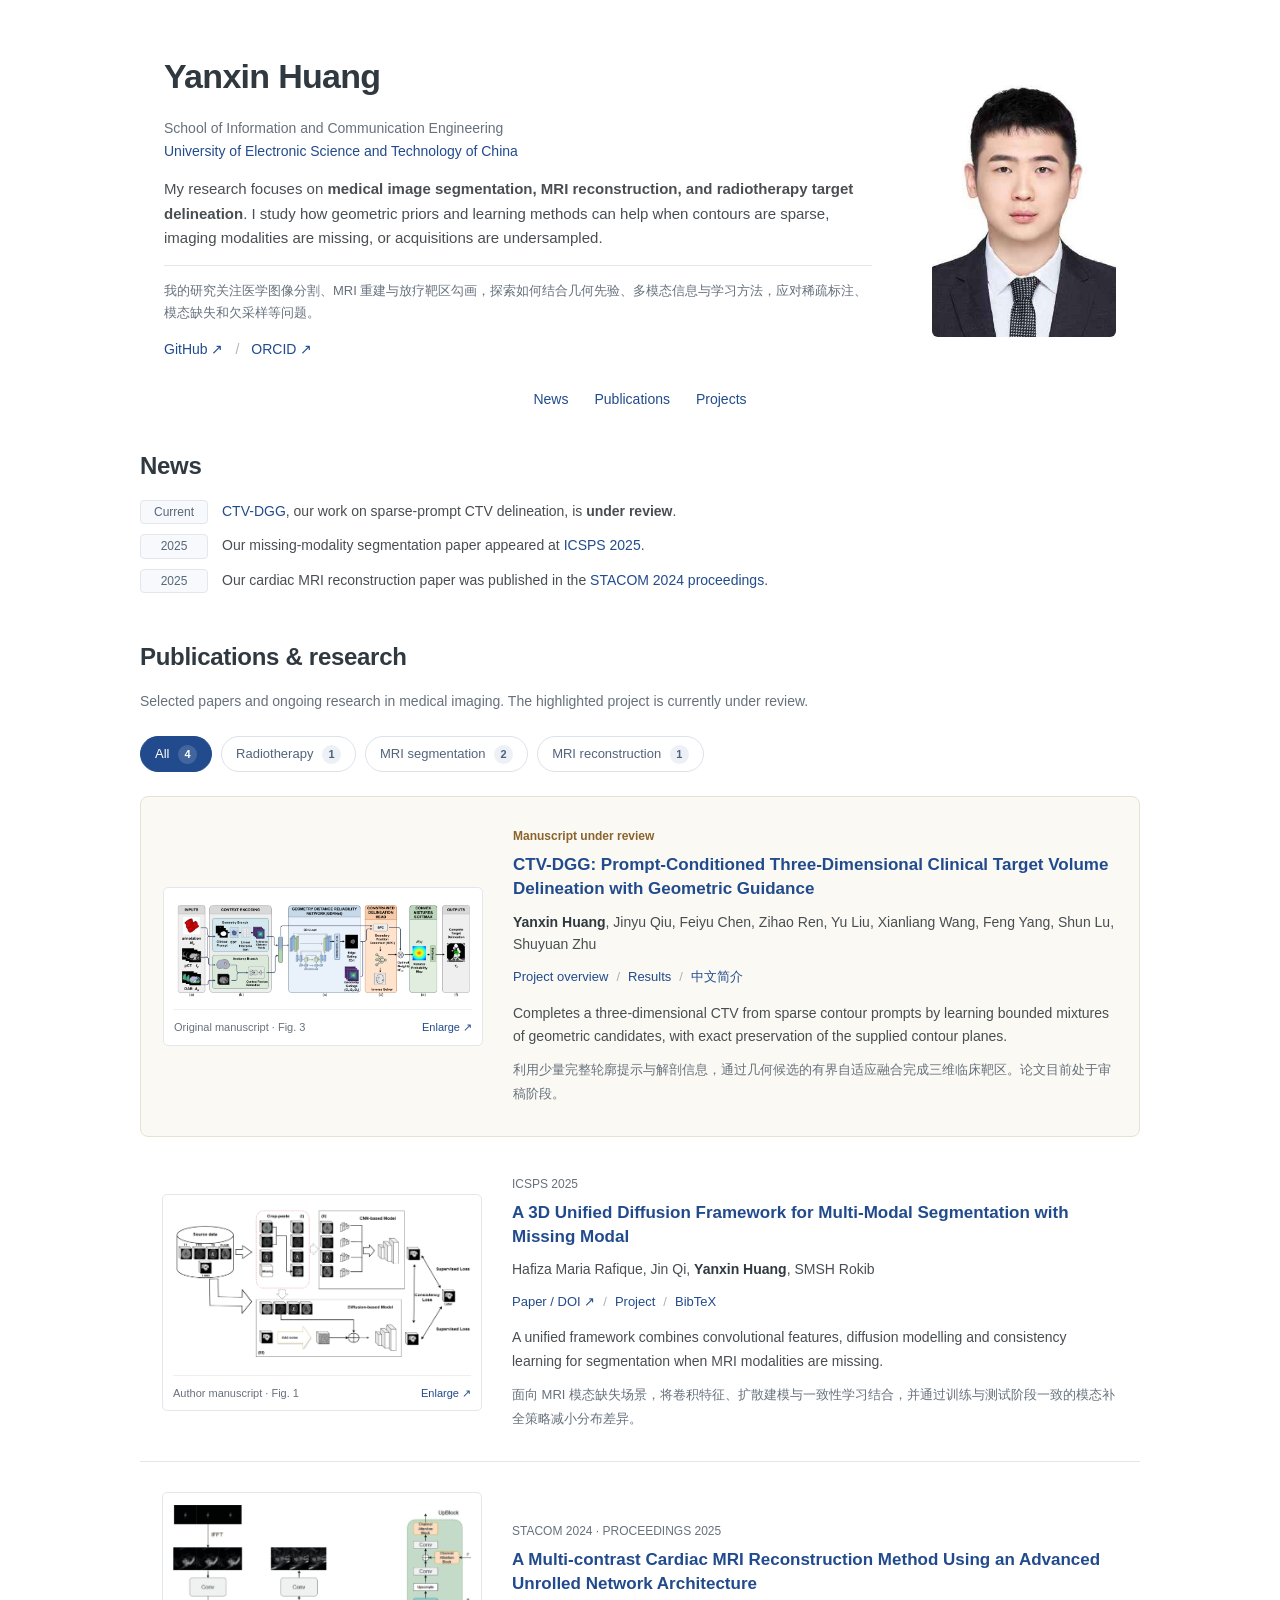
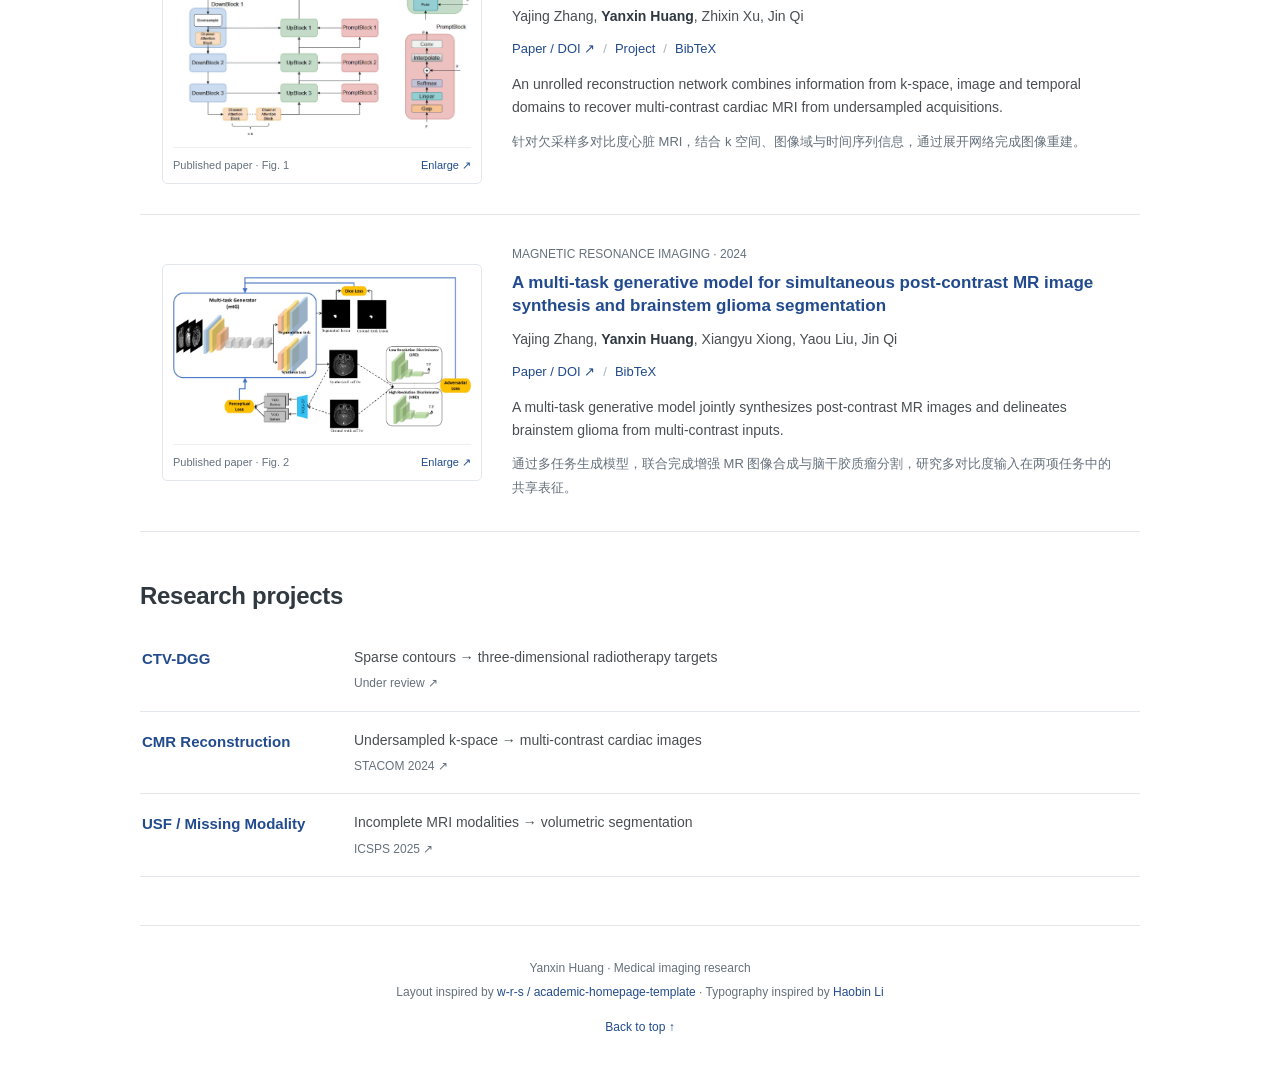
<file: index.html>
<!DOCTYPE html>

<html lang="en">
<head><meta charset="utf-8"/><meta content="width=device-width,initial-scale=1" name="viewport"/><title>Yanxin Huang — Medical Imaging Research</title><meta content="Yanxin Huang researches medical image segmentation, MRI reconstruction and sparse-prompt radiotherapy target delineation at UESTC." name="description"/><link href="https://huangyanxin-china.github.io/" rel="canonical"/><meta content="Yanxin Huang | Medical Imaging Research" property="og:title"/><meta content="website" property="og:type"/><meta content="https://huangyanxin-china.github.io/" property="og:url"/><link href="styles.css?v=20260912-projects" rel="stylesheet"/><link href="data:," rel="icon"/></head>
<body>
<a class="skip" href="#main">Skip to content</a>
<nav aria-label="Section navigation" class="section-nav"><a aria-current="location" href="#about">About</a><a href="#news">News</a><a href="#publications">Publications</a><a href="#projects">Projects</a></nav>
<main class="homepage" id="main">
<section aria-labelledby="profile-name" class="about page-section" id="about">
<div class="about-copy"><h1 id="profile-name">Yanxin Huang</h1>
<p class="affiliation">School of Information and Communication Engineering<br/><span class="institution">University of Electronic Science and Technology of China</span></p>
<p>My research focuses on <strong>medical image segmentation, MRI reconstruction, and radiotherapy target delineation</strong>. I study how geometric priors and learning methods can help when contours are sparse, imaging modalities are missing, or acquisitions are undersampled.</p>
<p class="chinese bio-chinese" lang="zh-CN">我的研究关注医学图像分割、MRI 重建与放疗靶区勾画，探索如何结合几何先验、多模态信息与学习方法，应对稀疏标注、模态缺失和欠采样等问题。</p>
<div class="contact-links"><a href="https://github.com/Huangyanxin-China">GitHub ↗</a><span aria-hidden="true">/</span><a href="https://orcid.org/0009-0003-2264-7753">ORCID ↗</a></div>
</div><img alt="Portrait of Yanxin Huang" class="portrait" fetchpriority="high" height="413" src="assets/portrait.jpg" width="295"/>
</section>
<nav aria-label="Page navigation" class="quick-nav"><a href="#news">News</a><a href="#publications">Publications</a><a href="#projects">Projects</a></nav>
<section aria-labelledby="news-heading" class="page-section news" id="news"><div class="section-heading"><h2 id="news-heading">News</h2></div>
<ul class="news-list"><li><span class="news-date">Current</span><span><a href="projects/ctv-dgg.html">CTV-DGG</a>, our work on sparse-prompt CTV delineation, is <strong>under review</strong>.</span></li>
<li><time class="news-date" datetime="2025">2025</time><span>Our missing-modality segmentation paper appeared at <a href="https://doi.org/10.1109/ICSPS66615.2025.11347631">ICSPS 2025</a>.</span></li>
<li><time class="news-date" datetime="2025">2025</time><span>Our cardiac MRI reconstruction paper was published in the <a href="https://doi.org/10.1007/978-3-031-87756-8_16">STACOM 2024 proceedings</a>.</span></li></ul></section>
<section class="page-section" id="publications"><div class="section-heading"><h2>Publications &amp; research</h2></div><p class="section-note">Selected papers and ongoing research in medical imaging. The highlighted project is currently under review.</p>
<div aria-label="Filter publications by research area" class="tag-filter" role="group">
<button aria-pressed="true" class="tag-btn" data-filter="all" type="button">All <span class="tag-count">4</span></button>
<button aria-pressed="false" class="tag-btn" data-filter="radiotherapy" type="button">Radiotherapy <span class="tag-count">1</span></button>
<button aria-pressed="false" class="tag-btn" data-filter="segmentation" type="button">MRI segmentation <span class="tag-count">2</span></button>
<button aria-pressed="false" class="tag-btn" data-filter="reconstruction" type="button">MRI reconstruction <span class="tag-count">1</span></button>
</div><p class="sr-only" id="filter-status" role="status">Showing all 4 publications.</p><article class="publication featured" data-topic="radiotherapy" id="ctv-dgg"><a aria-label="Enlarge CTV-DGG network architecture" class="paper-thumb" data-caption="Original manuscript · Fig. 3" data-figure="CTV-DGG network architecture" href="assets/publications/ctv-dgg-architecture.png"><img alt="CTV-DGG network architecture" decoding="async" height="624" loading="lazy" src="assets/publications/ctv-dgg-architecture.png" width="1921"/><span class="thumb-caption"><span>Original manuscript · Fig. 3</span><span aria-hidden="true" class="thumb-expand">Enlarge ↗</span></span></a><div class="paper-copy"><span class="status">Manuscript under review</span><a href="projects/ctv-dgg.html"><h3>CTV-DGG: Prompt-Conditioned Three-Dimensional Clinical Target Volume Delineation with Geometric Guidance</h3></a><p class="authors"><strong>Yanxin Huang</strong>, Jinyu Qiu, Feiyu Chen, Zihao Ren, Yu Liu, Xianliang Wang, Feng Yang, Shun Lu, Shuyuan Zhu</p><div class="paper-links"><a href="projects/ctv-dgg.html">Project overview</a><a href="projects/ctv-dgg.html#results">Results</a><a href="projects/ctv-dgg.html#chinese-summary" lang="zh-CN">中文简介</a></div><p class="paper-summary">Completes a three-dimensional CTV from sparse contour prompts by learning bounded mixtures of geometric candidates, with exact preservation of the supplied contour planes.</p><p class="chinese paper-chinese" lang="zh-CN">利用少量完整轮廓提示与解剖信息，通过几何候选的有界自适应融合完成三维临床靶区。论文目前处于审稿阶段。</p></div></article><article class="publication additional-paper" data-topic="segmentation" id="paper-usf">
<a aria-label="Enlarge Unified diffusion framework for missing-modality MRI segmentation" class="paper-thumb" data-caption="Author manuscript · Fig. 1" data-figure="Unified diffusion framework for missing-modality MRI segmentation" href="assets/publications/usf-architecture.png"><img alt="Unified diffusion framework for missing-modality MRI segmentation" decoding="async" height="363" loading="lazy" src="assets/publications/usf-architecture.png" width="696"/><span class="thumb-caption"><span>Author manuscript · Fig. 1</span><span aria-hidden="true" class="thumb-expand">Enlarge ↗</span></span></a>
<div class="paper-copy"><span class="status">ICSPS 2025</span><h3><a href="https://doi.org/10.1109/ICSPS66615.2025.11347631">A 3D Unified Diffusion Framework for Multi-Modal Segmentation with Missing Modal</a></h3><p class="authors">Hafiza Maria Rafique, Jin Qi, <strong>Yanxin Huang</strong>, SMSH Rokib</p><div class="paper-links"><a href="https://doi.org/10.1109/ICSPS66615.2025.11347631">Paper / DOI ↗</a><a href="projects/usf-missing-modality.html">Project</a><a download="" href="publications.bib">BibTeX</a></div><p class="paper-summary">A unified framework combines convolutional features, diffusion modelling and consistency learning for segmentation when MRI modalities are missing.</p><p class="chinese paper-chinese" lang="zh-CN">面向 MRI 模态缺失场景，将卷积特征、扩散建模与一致性学习结合，并通过训练与测试阶段一致的模态补全策略减小分布差异。</p></div></article><article class="publication additional-paper" data-topic="reconstruction" id="paper-cmr">
<a aria-label="Enlarge Cardiac MRI reconstruction: first-stage network architecture" class="paper-thumb" data-caption="Published paper · Fig. 1" data-figure="Cardiac MRI reconstruction: first-stage network architecture" href="assets/publications/cmr-architecture.png"><img alt="Cardiac MRI reconstruction: first-stage network architecture" decoding="async" height="1004" loading="lazy" src="assets/publications/cmr-architecture.png" width="1299"/><span class="thumb-caption"><span>Published paper · Fig. 1</span><span aria-hidden="true" class="thumb-expand">Enlarge ↗</span></span></a>
<div class="paper-copy"><span class="status">STACOM 2024 · PROCEEDINGS 2025</span><h3><a href="https://doi.org/10.1007/978-3-031-87756-8_16">A Multi-contrast Cardiac MRI Reconstruction Method Using an Advanced Unrolled Network Architecture</a></h3><p class="authors">Yajing Zhang, <strong>Yanxin Huang</strong>, Zhixin Xu, Jin Qi</p><div class="paper-links"><a href="https://doi.org/10.1007/978-3-031-87756-8_16">Paper / DOI ↗</a><a href="projects/cmr-reconstruction.html">Project</a><a download="" href="publications.bib">BibTeX</a></div><p class="paper-summary">An unrolled reconstruction network combines information from k-space, image and temporal domains to recover multi-contrast cardiac MRI from undersampled acquisitions.</p><p class="chinese paper-chinese" lang="zh-CN">针对欠采样多对比度心脏 MRI，结合 k 空间、图像域与时间序列信息，通过展开网络完成图像重建。</p></div></article><article class="publication additional-paper" data-topic="segmentation" id="paper-bsg">
<a aria-label="Enlarge Multi-task generation for MR synthesis and brainstem glioma segmentation" class="paper-thumb" data-caption="Published paper · Fig. 2" data-figure="Multi-task generation for MR synthesis and brainstem glioma segmentation" href="assets/publications/brainstem-glioma-architecture.jpg"><img alt="Multi-task generation for MR synthesis and brainstem glioma segmentation" decoding="async" height="1671" loading="lazy" src="assets/publications/brainstem-glioma-architecture.jpg" width="3205"/><span class="thumb-caption"><span>Published paper · Fig. 2</span><span aria-hidden="true" class="thumb-expand">Enlarge ↗</span></span></a>
<div class="paper-copy"><span class="status">MAGNETIC RESONANCE IMAGING · 2024</span><h3><a href="https://doi.org/10.1016/j.mri.2024.07.009">A multi-task generative model for simultaneous post-contrast MR image synthesis and brainstem glioma segmentation</a></h3><p class="authors">Yajing Zhang, <strong>Yanxin Huang</strong>, Xiangyu Xiong, Yaou Liu, Jin Qi</p><div class="paper-links"><a href="https://doi.org/10.1016/j.mri.2024.07.009">Paper / DOI ↗</a><a download="" href="publications.bib">BibTeX</a></div><p class="paper-summary">A multi-task generative model jointly synthesizes post-contrast MR images and delineates brainstem glioma from multi-contrast inputs.</p><p class="chinese paper-chinese" lang="zh-CN">通过多任务生成模型，联合完成增强 MR 图像合成与脑干胶质瘤分割，研究多对比度输入在两项任务中的共享表征。</p></div></article></section>
<section class="page-section" id="projects"><div class="section-heading"><h2>Research projects</h2></div><div class="project-list">
<a href="projects/ctv-dgg.html"><strong>CTV-DGG</strong><span>Sparse contours → three-dimensional radiotherapy targets</span><span class="project-state">Under review ↗</span></a>
<a href="projects/cmr-reconstruction.html"><strong>CMR Reconstruction</strong><span>Undersampled k-space → multi-contrast cardiac images</span><span class="project-state">STACOM 2024 ↗</span></a>
<a href="projects/usf-missing-modality.html"><strong>USF / Missing Modality</strong><span>Incomplete MRI modalities → volumetric segmentation</span><span class="project-state">ICSPS 2025 ↗</span></a>
</div></section>



<footer><p>Yanxin Huang · Medical imaging research</p><p>Layout inspired by <a href="https://github.com/w-r-s/academic-homepage-template">w-r-s / academic-homepage-template</a> · Typography inspired by <a href="https://hbinli.github.io/">Haobin Li</a></p><a href="#about">Back to top ↑</a></footer>
</main>
<script defer="" src="app.js?v=20260912-projects"></script>
<dialog aria-describedby="figure-dialog-caption" aria-labelledby="figure-dialog-title" class="figure-dialog" id="figure-dialog">
<div class="figure-dialog-content"><header class="figure-dialog-header"><h2 id="figure-dialog-title">Paper architecture</h2><button aria-label="Close enlarged figure" autofocus="" class="figure-dialog-close" type="button">Close ×</button></header>
<div class="figure-dialog-image"><img alt="" id="figure-dialog-img"/></div>
<div class="figure-dialog-footer"><p id="figure-dialog-caption"></p><a id="figure-dialog-original" rel="noopener" target="_blank">Open full-resolution figure ↗</a></div></div></dialog></body>
</html>
</file>
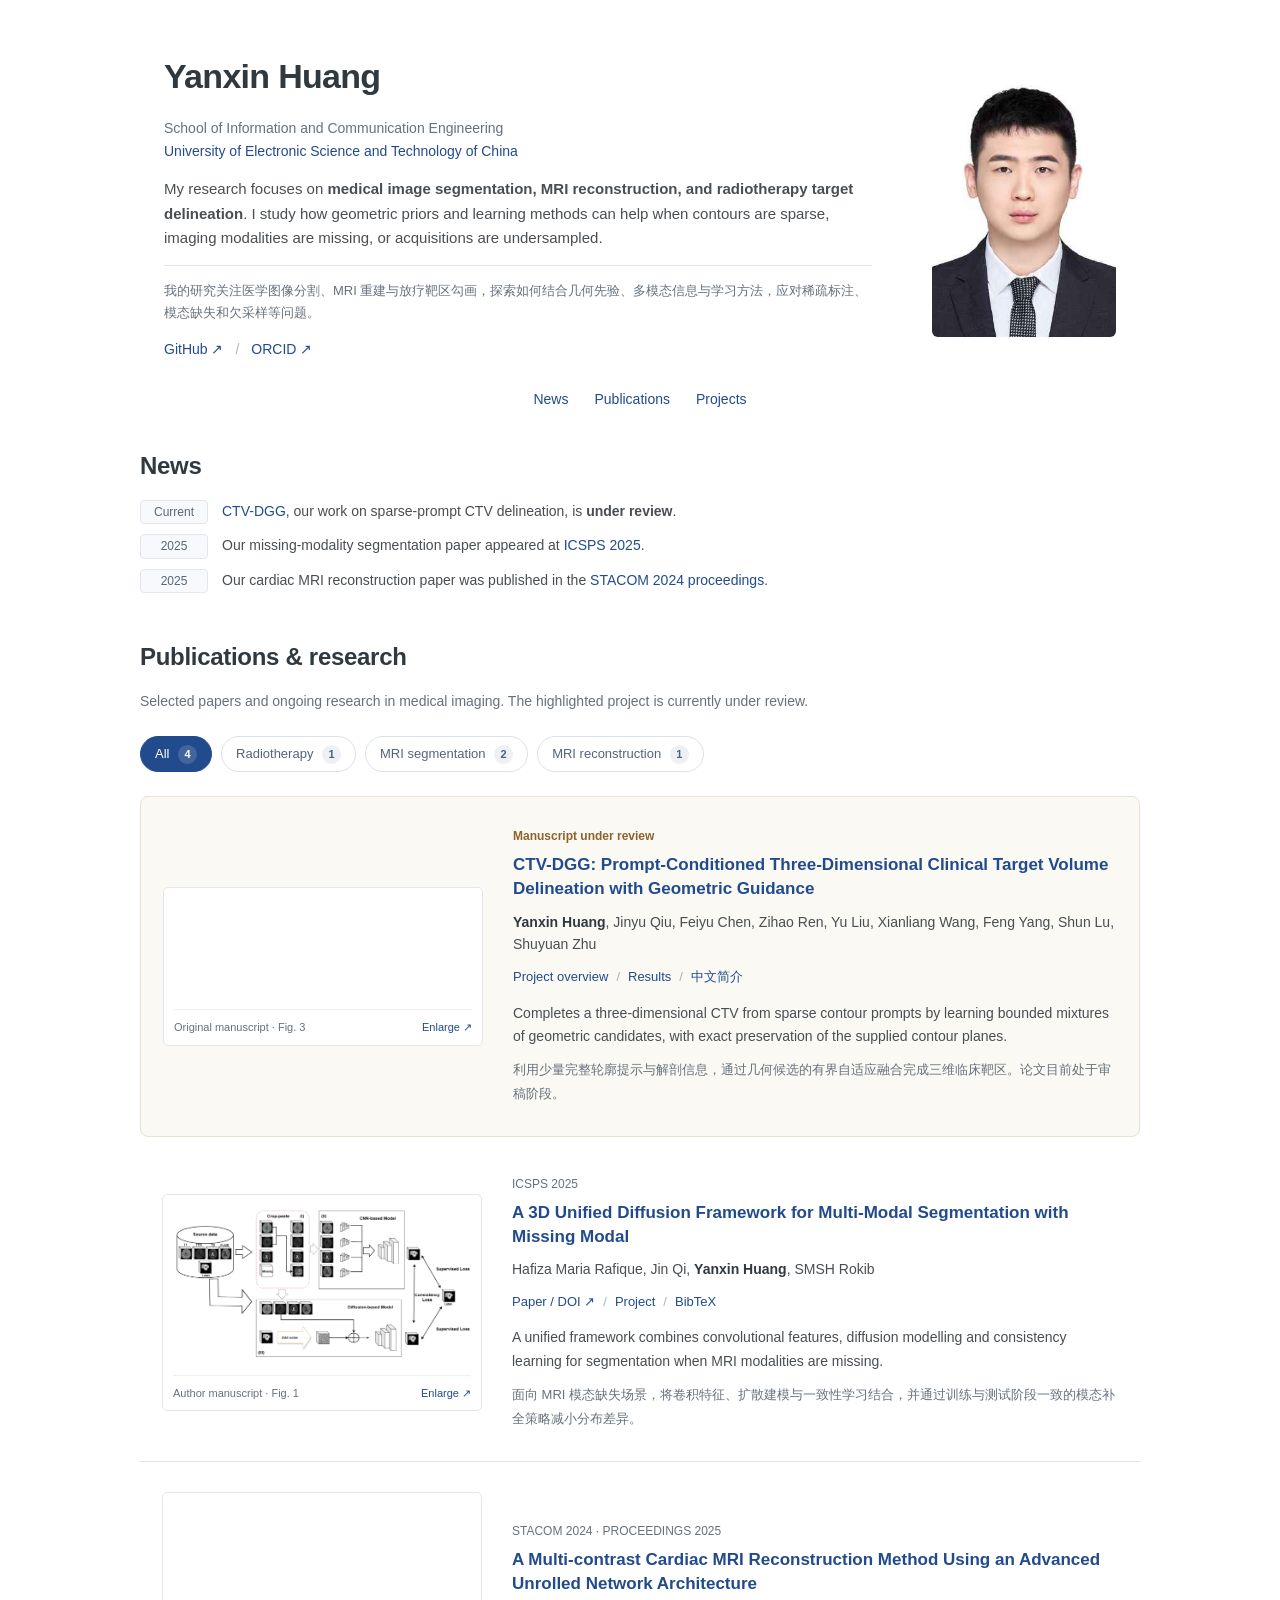
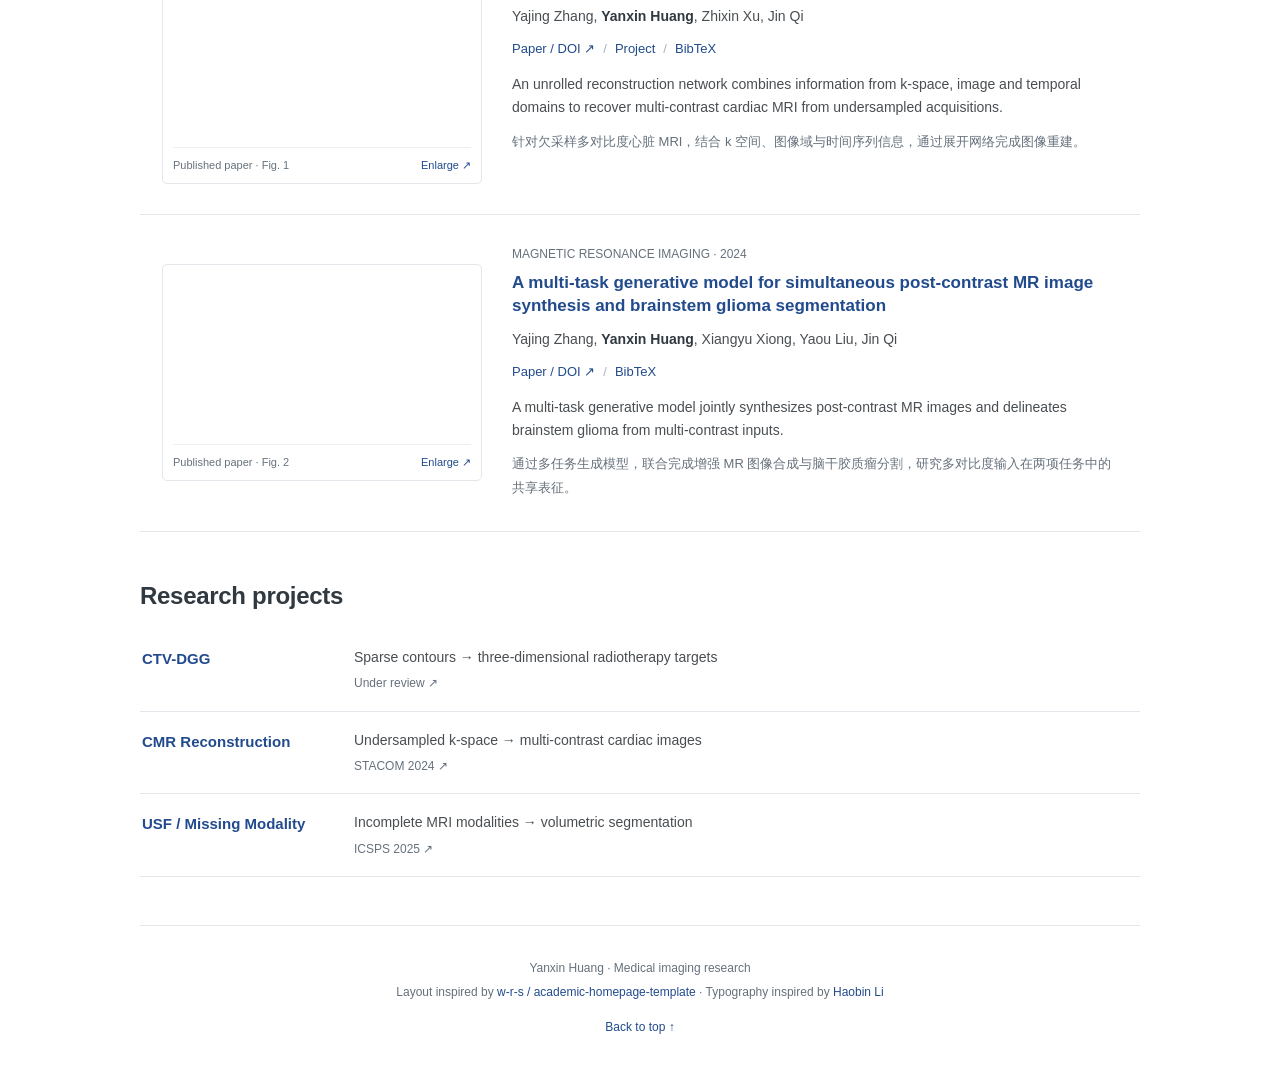
<file: User-Page/index.html>
<!doctype html><html lang="en"><head><meta charset="utf-8"><meta name="viewport" content="width=device-width,initial-scale=1"><title>Yanxin Huang — Academic Homepage</title><link rel="canonical" href="https://huangyanxin-china.github.io/"><meta http-equiv="refresh" content="0;url=https://huangyanxin-china.github.io/"></head><body style="font-family:system-ui,sans-serif;max-width:680px;margin:80px auto;padding:24px;line-height:1.8"><h1>Yanxin Huang</h1><p>The academic homepage has moved to <a href="https://huangyanxin-china.github.io/">https://huangyanxin-china.github.io/</a>.</p><p lang="zh-CN">个人学术主页已迁移，请点击上方链接查看论文与研究项目。</p></body></html>
</file>
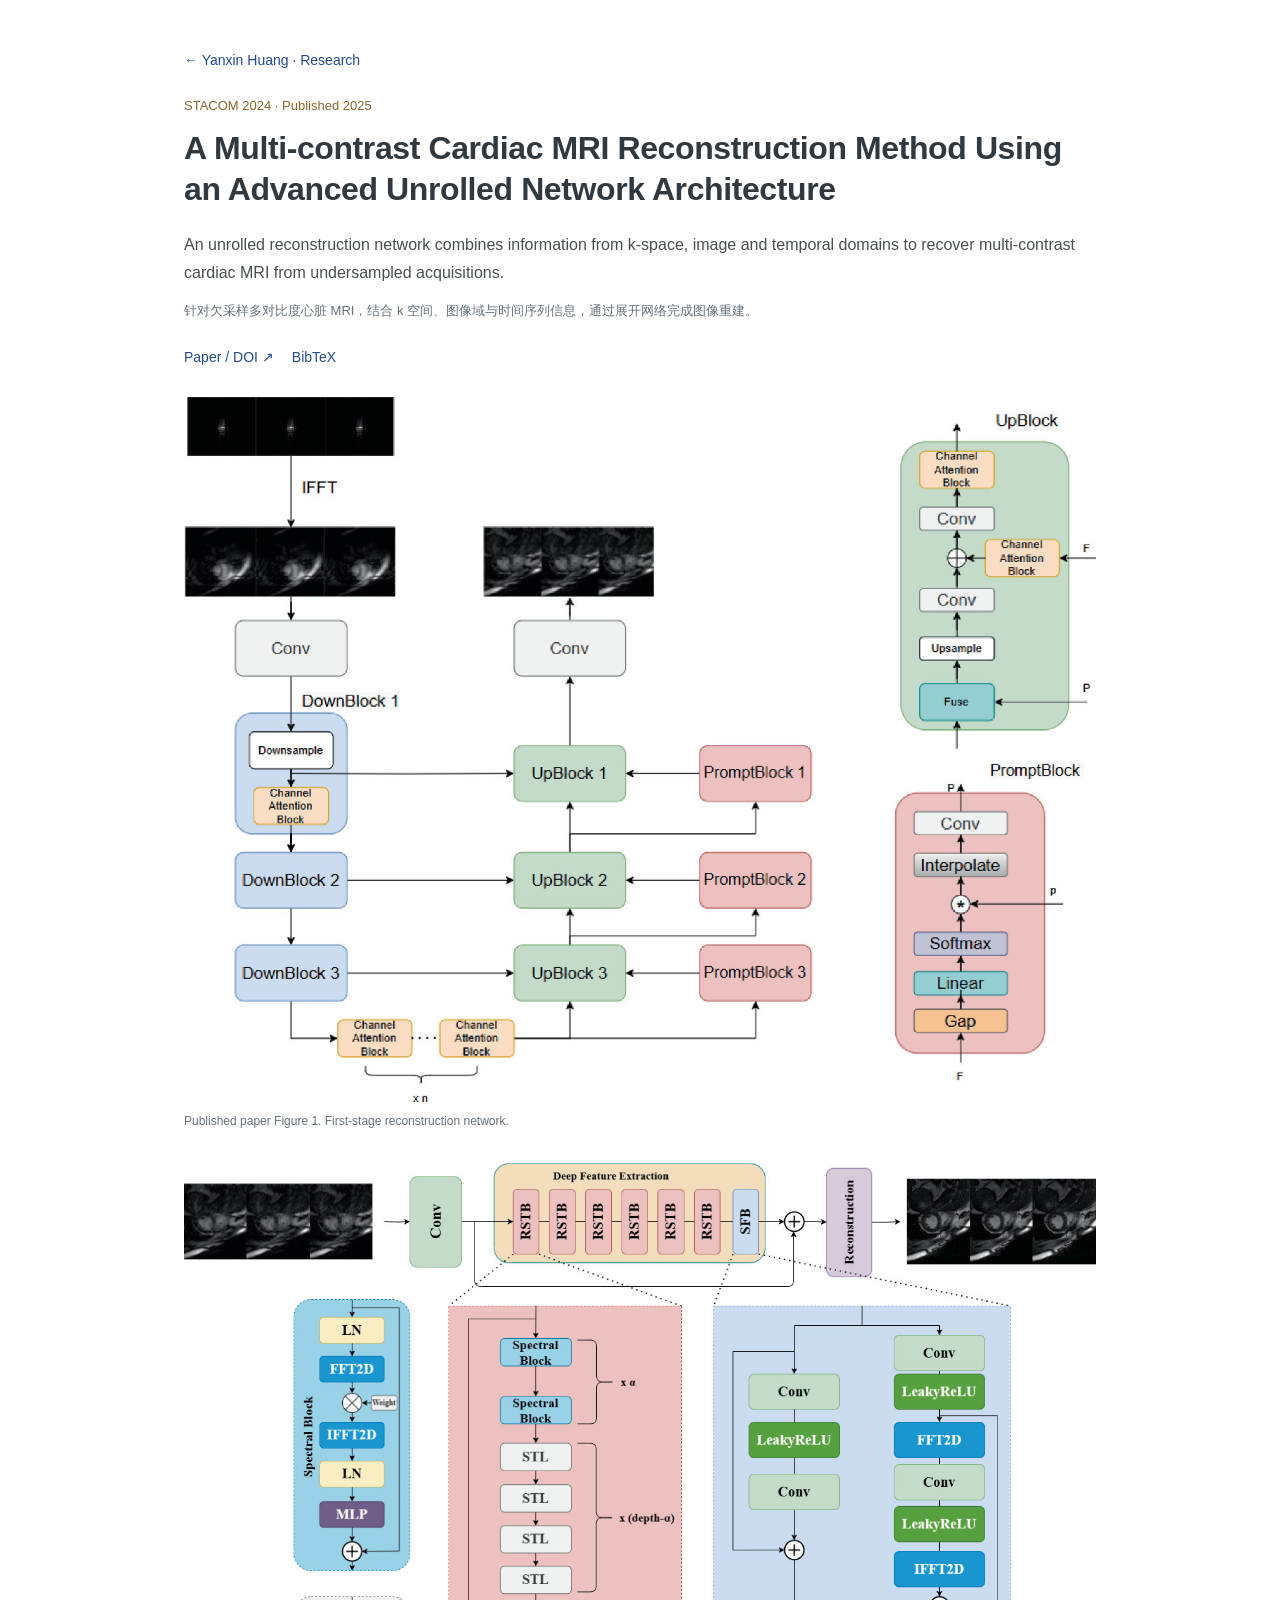
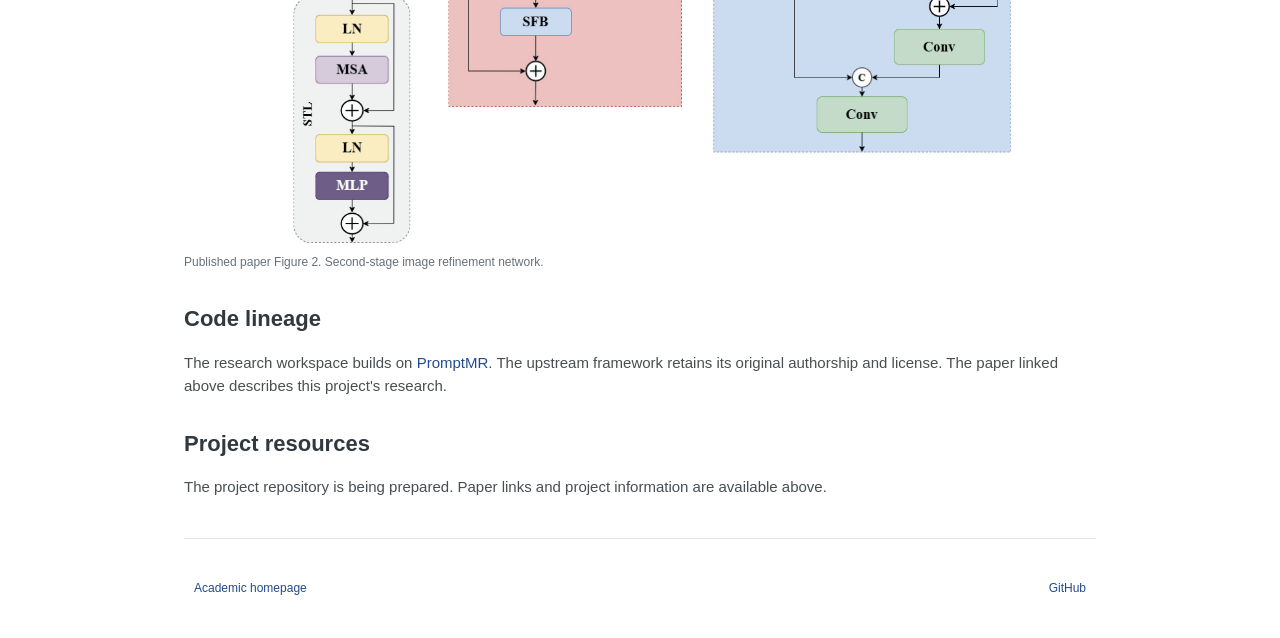
<file: projects/cmr-reconstruction.html>
<!DOCTYPE html>
<html lang="en"><head><meta charset="utf-8"/><meta content="width=device-width,initial-scale=1" name="viewport"/><title>CMR Reconstruction | Yanxin Huang</title><link href="../styles.css" rel="stylesheet"/><link href="https://huangyanxin-china.github.io/projects/cmr-reconstruction.html" rel="canonical"/></head><body><main class="project-page"><a class="back" href="../index.html#projects">← Yanxin Huang · Research</a><p class="eyebrow">STACOM 2024 · Published 2025</p><h1>A Multi-contrast Cardiac MRI Reconstruction Method Using an Advanced Unrolled Network Architecture</h1><p class="lead">An unrolled reconstruction network combines information from k-space, image and temporal domains to recover multi-contrast cardiac MRI from undersampled acquisitions.</p><p class="chinese" lang="zh-CN">针对欠采样多对比度心脏 MRI，结合 k 空间、图像域与时间序列信息，通过展开网络完成图像重建。</p><div class="resource-links"><a href="https://doi.org/10.1007/978-3-031-87756-8_16">Paper / DOI ↗</a><a download="" href="../publications.bib">BibTeX</a></div><figure class="project-architecture"><a href="../assets/publications/cmr-architecture.png" rel="noopener" target="_blank"><img alt="Published paper Figure 1. First-stage reconstruction network." decoding="async" height="1004" loading="lazy" src="../assets/publications/cmr-architecture.png" width="1299"/></a><figcaption>Published paper Figure 1. First-stage reconstruction network.</figcaption></figure><figure class="project-architecture"><a href="../assets/publications/cmr-refinement.png" rel="noopener" target="_blank"><img alt="Published paper Figure 2. Second-stage image refinement network." decoding="async" height="1054" loading="lazy" src="../assets/publications/cmr-refinement.png" width="1407"/></a><figcaption>Published paper Figure 2. Second-stage image refinement network.</figcaption></figure><h2>Code lineage</h2><p>The research workspace builds on <a href="https://github.com/hellopipu/PromptMR">PromptMR</a>. The upstream framework retains its original authorship and license. The paper linked above describes this project's research.</p><h2>Project resources</h2><p class="repository-status">The project repository is being prepared. Paper links and project information are available above.</p><footer><a href="../index.html">Academic homepage</a><a href="https://github.com/Huangyanxin-China">GitHub</a></footer></main></body></html>
</file>
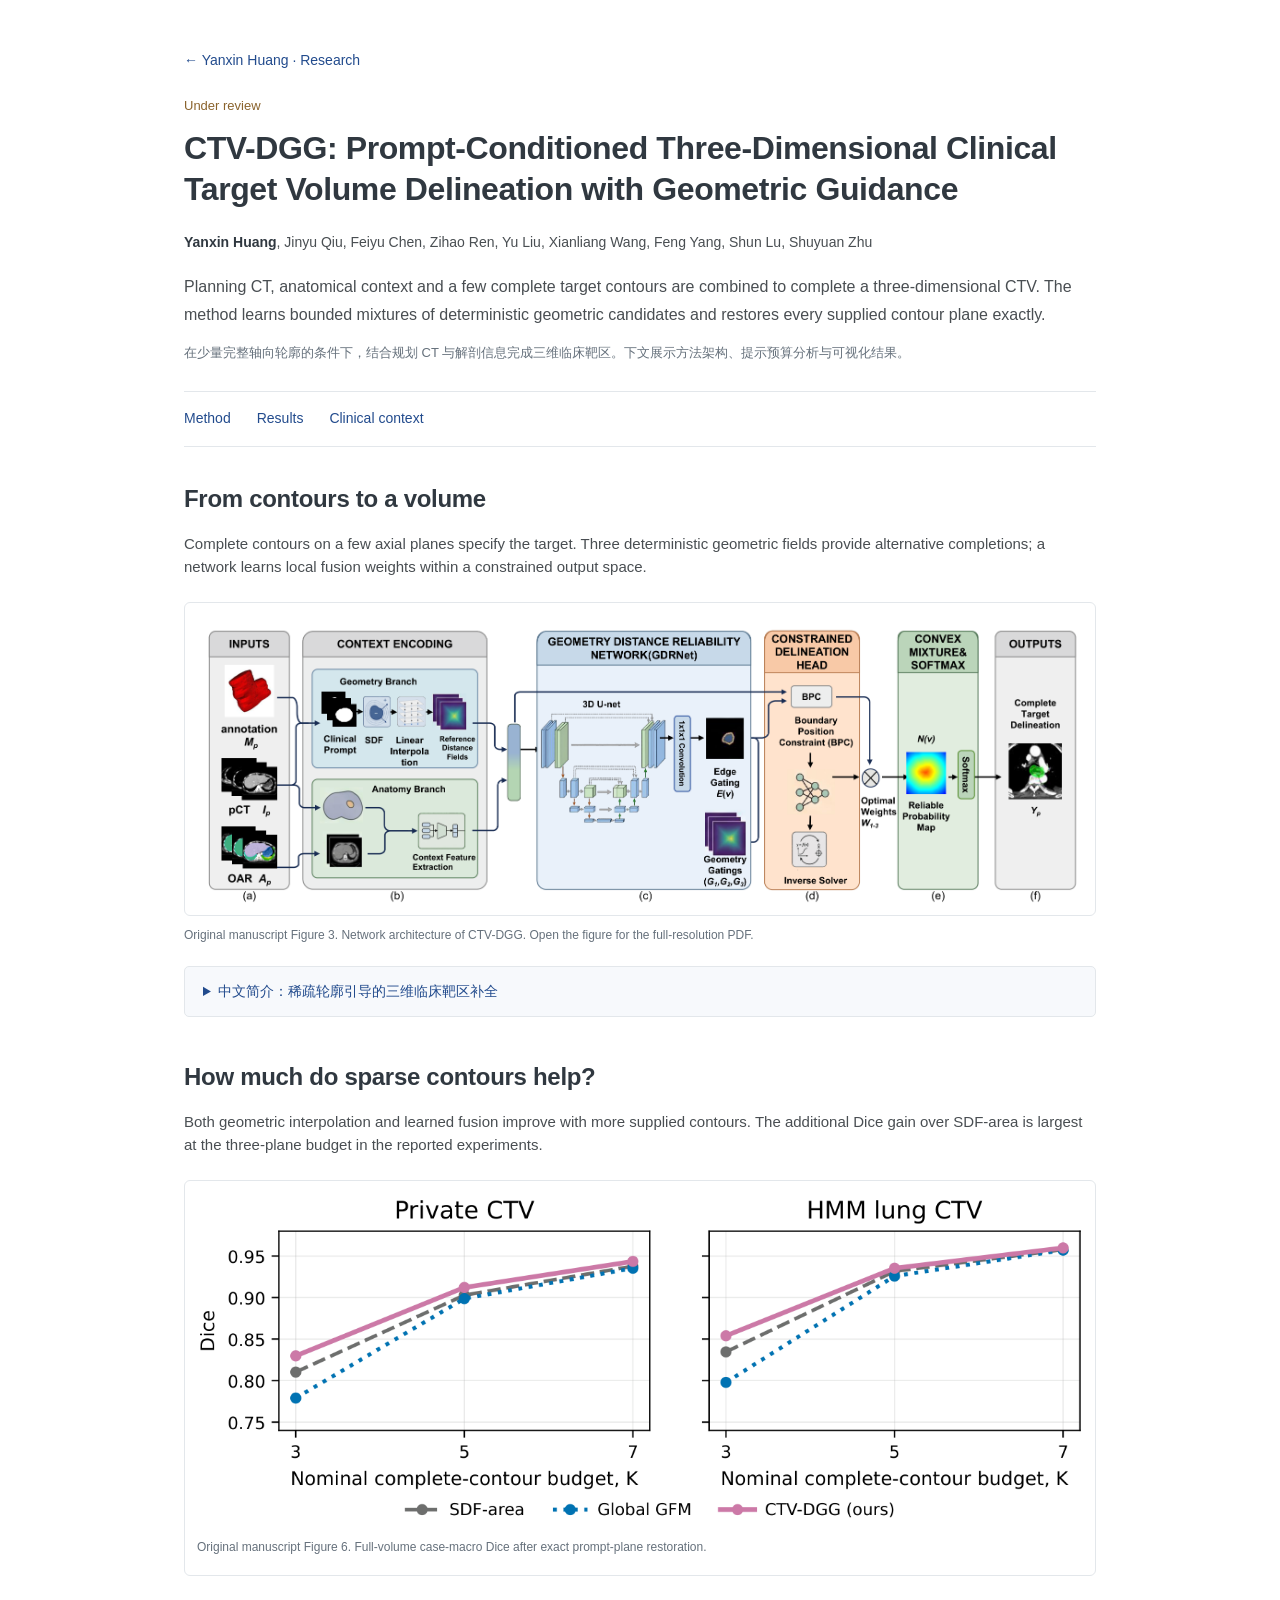
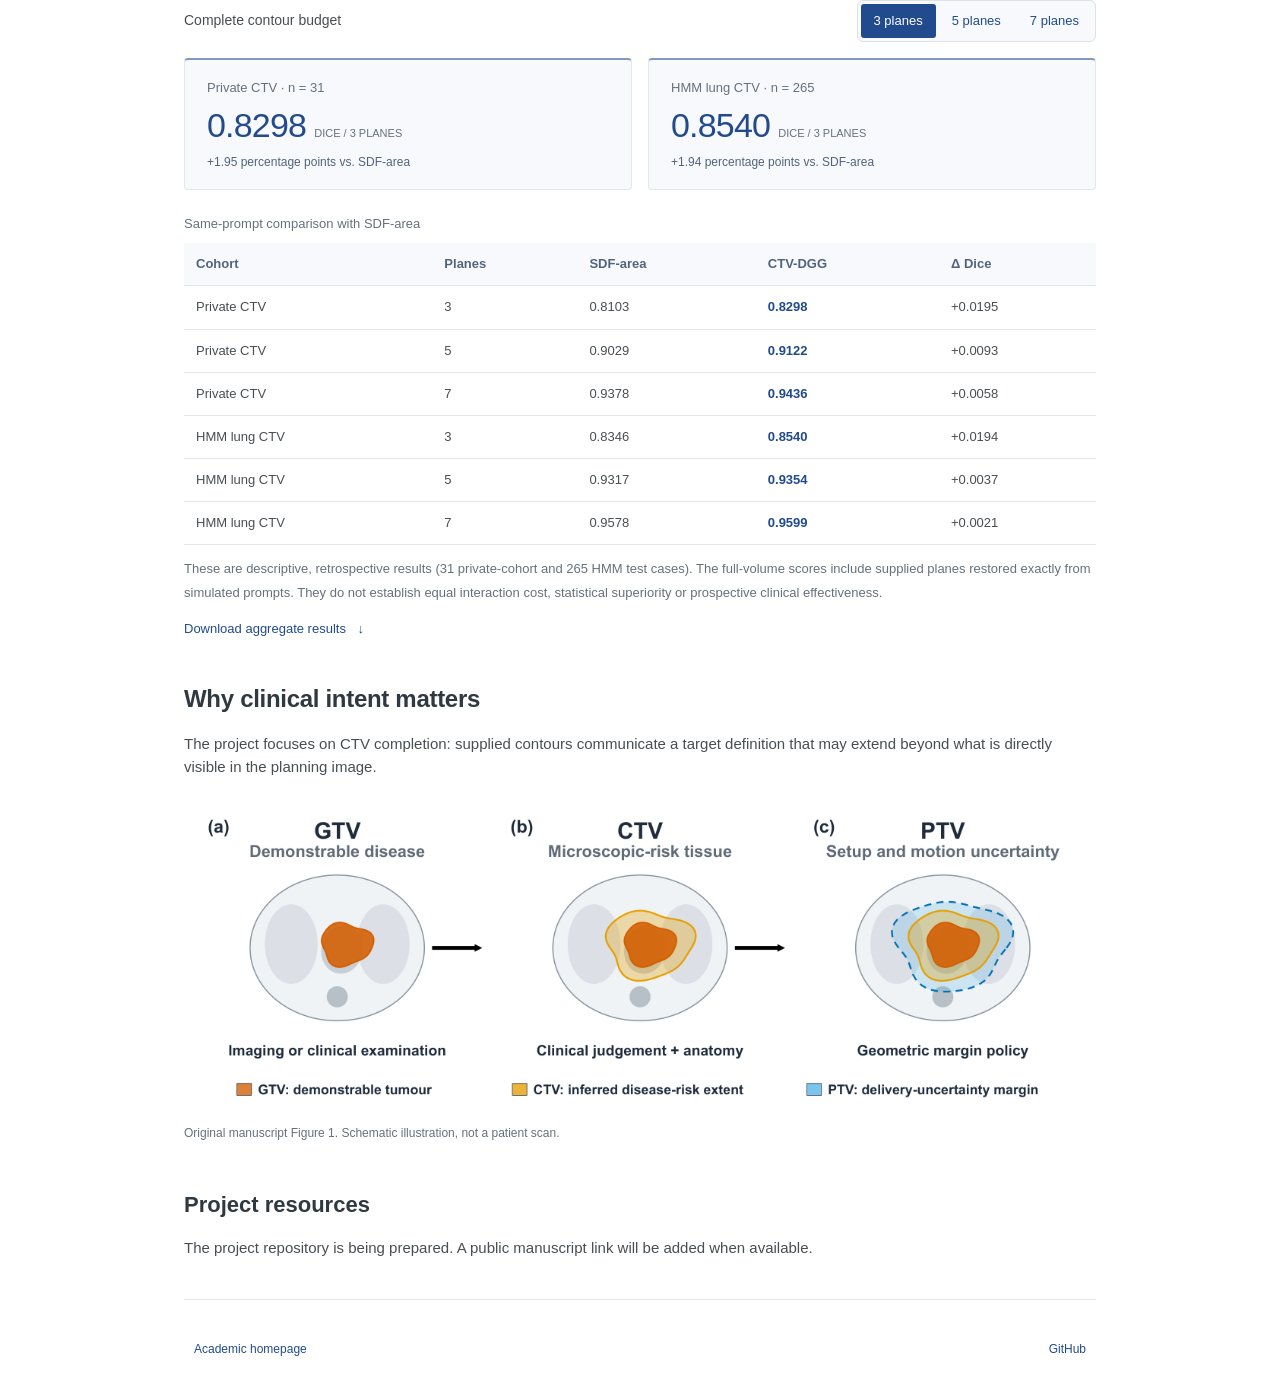
<file: projects/ctv-dgg.html>
<!DOCTYPE html>

<html lang="en"><head><meta charset="utf-8"/><meta content="width=device-width,initial-scale=1" name="viewport"/><title>CTV-DGG | Yanxin Huang</title><link href="../styles.css?v=20260912-projects" rel="stylesheet"/><link href="https://huangyanxin-china.github.io/projects/ctv-dgg.html" rel="canonical"/></head><body><a class="skip" href="#main">Skip to content</a><main class="project-page ctv-project" id="main"><a class="back" href="../index.html#projects">← Yanxin Huang · Research</a><p class="eyebrow">Under review</p><h1>CTV-DGG: Prompt-Conditioned Three-Dimensional Clinical Target Volume Delineation with Geometric Guidance</h1><p class="authors"><strong>Yanxin Huang</strong>, Jinyu Qiu, Feiyu Chen, Zihao Ren, Yu Liu, Xianliang Wang, Feng Yang, Shun Lu, Shuyuan Zhu</p><p class="lead">Planning CT, anatomical context and a few complete target contours are combined to complete a three-dimensional CTV. The method learns bounded mixtures of deterministic geometric candidates and restores every supplied contour plane exactly.</p><p class="chinese" lang="zh-CN">在少量完整轴向轮廓的条件下，结合规划 CT 与解剖信息完成三维临床靶区。下文展示方法架构、提示预算分析与可视化结果。</p><nav aria-label="CTV-DGG sections" class="project-nav"><a href="#method">Method</a><a href="#results">Results</a><a href="#clinical-context">Clinical context</a></nav><section class="page-section" id="method"><div class="section-heading"><h2>From contours to a volume</h2></div><p>Complete contours on a few axial planes specify the target. Three deterministic geometric fields provide alternative completions; a network learns local fusion weights within a constrained output space.</p><a class="figure-link" href="../assets/publications/ctv-dgg-architecture.pdf" rel="noopener" target="_blank"><img alt="Original CTV-DGG architecture: inputs, geometry and anatomy context encoding, GDRnet, constrained delineation head, convex mixture and output" height="624" src="../assets/publications/ctv-dgg-architecture.png" width="1921"/></a><p class="caption">Original manuscript Figure 3. Network architecture of CTV-DGG. Open the figure for the full-resolution PDF.</p><details id="chinese-summary"><summary lang="zh-CN">中文简介：稀疏轮廓引导的三维临床靶区补全</summary><div lang="zh-CN"><p>CTV-DGG 输入规划 CT、危及器官掩膜及 3、5 或 7 张完整轴向轮廓。方法构建 Linear-mask、SDF-base 和 SDF-area 三种几何候选，通过有界的逐体素权重修正实现自适应融合，最后精确恢复输入轮廓平面的前景与背景。</p><p>当前结果来自两个胸部 CTV 队列的回顾性评估。提示由完整参考标注模拟生成；结果尚不能证明真实医生选片效率、临床节省时间或前瞻性有效性。</p></div></details></section><section class="page-section" id="results"><div class="section-heading"><h2>How much do sparse contours help?</h2></div><p>Both geometric interpolation and learned fusion improve with more supplied contours. The additional Dice gain over SDF-area is largest at the three-plane budget in the reported experiments.</p><figure class="plot"><a href="../assets/prompt-budget.pdf" rel="noopener" target="_blank"><img alt="Prompt-budget plot: CTV-DGG, SDF-area and global fusion on private and HMM lung CTV cohorts; accuracy increases from three to seven planes" height="480" loading="lazy" src="../assets/prompt-budget.png" width="1200"/></a><figcaption>Original manuscript Figure 6. Full-volume case-macro Dice after exact prompt-plane restoration.</figcaption></figure><div class="results-controls"><span>Complete contour budget</span><div aria-label="Choose contour budget" class="budget" role="group"><button aria-pressed="true" data-k="3">3 planes</button><button aria-pressed="false" data-k="5">5 planes</button><button aria-pressed="false" data-k="7">7 planes</button></div></div><div aria-live="polite" class="metric-cards" id="metric-cards"></div><div class="table-wrap"><table><caption>Same-prompt comparison with SDF-area</caption><thead><tr><th scope="col">Cohort</th><th scope="col">Planes</th><th scope="col">SDF-area</th><th scope="col">CTV-DGG</th><th scope="col">Δ Dice</th></tr></thead><tbody id="metric-table"></tbody></table></div><p class="evidence-note">These are descriptive, retrospective results (31 private-cohort and 265 HMM test cases). The full-volume scores include supplied planes restored exactly from simulated prompts. They do not establish equal interaction cost, statistical superiority or prospective clinical effectiveness.</p><a class="download" download="" href="../assets/aggregate-results.csv">Download aggregate results <span aria-hidden="true">↓</span></a></section><section class="concept page-section" id="clinical-context"><div class="section-heading"><h2>Why clinical intent matters</h2></div><p>The project focuses on CTV completion: supplied contours communicate a target definition that may extend beyond what is directly visible in the planning image.</p><a href="../assets/target-concepts.pdf" rel="noopener" target="_blank"><img alt="Schematic distinction between gross tumor volume, clinical target volume and planning target volume" height="420" loading="lazy" src="../assets/target-concepts.png" width="1200"/></a><p class="caption">Original manuscript Figure 1. Schematic illustration, not a patient scan.</p></section><h2>Project resources</h2><p class="repository-status">The project repository is being prepared. A public manuscript link will be added when available.</p><footer><a href="../index.html">Academic homepage</a><a href="https://github.com/Huangyanxin-China">GitHub</a></footer></main><script defer="" src="ctv-dgg.js"></script></body></html>
</file>
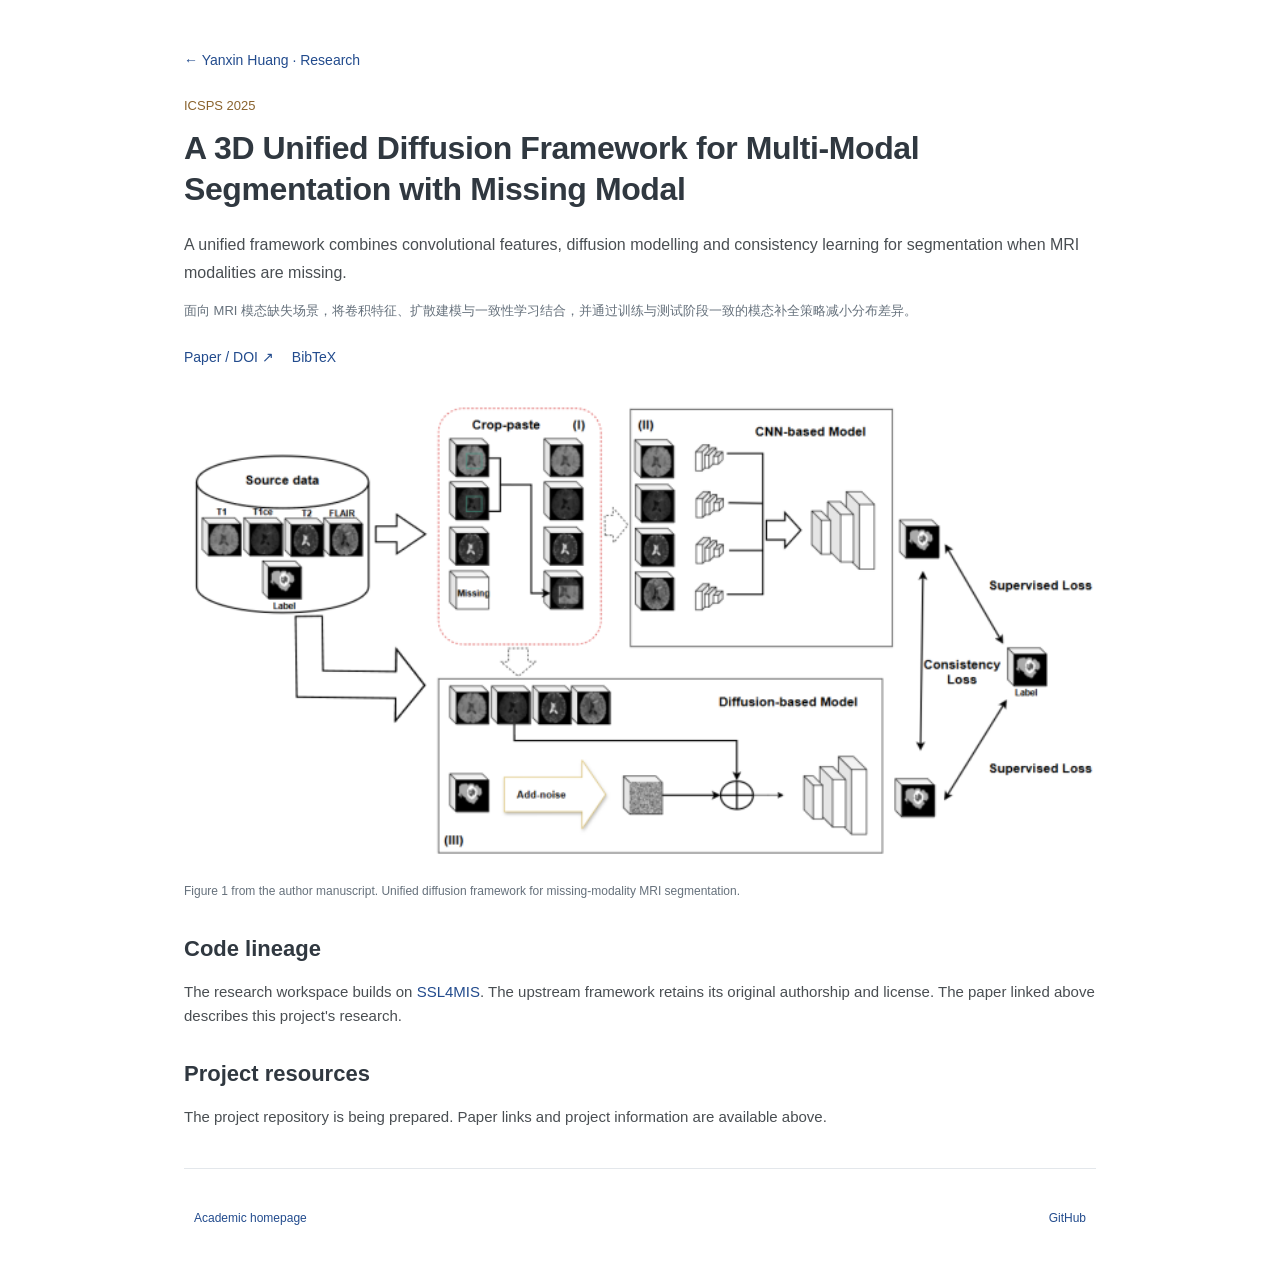
<file: projects/usf-missing-modality.html>
<!DOCTYPE html>
<html lang="en"><head><meta charset="utf-8"/><meta content="width=device-width,initial-scale=1" name="viewport"/><title>USF / Missing-Modality Segmentation | Yanxin Huang</title><link href="../styles.css" rel="stylesheet"/><link href="https://huangyanxin-china.github.io/projects/usf-missing-modality.html" rel="canonical"/></head><body><main class="project-page"><a class="back" href="../index.html#projects">← Yanxin Huang · Research</a><p class="eyebrow">ICSPS 2025</p><h1>A 3D Unified Diffusion Framework for Multi-Modal Segmentation with Missing Modal</h1><p class="lead">A unified framework combines convolutional features, diffusion modelling and consistency learning for segmentation when MRI modalities are missing.</p><p class="chinese" lang="zh-CN">面向 MRI 模态缺失场景，将卷积特征、扩散建模与一致性学习结合，并通过训练与测试阶段一致的模态补全策略减小分布差异。</p><div class="resource-links"><a href="https://doi.org/10.1109/ICSPS66615.2025.11347631">Paper / DOI ↗</a><a download="" href="../publications.bib">BibTeX</a></div><figure class="project-architecture"><a href="../assets/publications/usf-architecture.png" rel="noopener" target="_blank"><img alt="Figure 1 from the author manuscript. Unified diffusion framework for missing-modality MRI segmentation." decoding="async" height="363" loading="lazy" src="../assets/publications/usf-architecture.png" width="696"/></a><figcaption>Figure 1 from the author manuscript. Unified diffusion framework for missing-modality MRI segmentation.</figcaption></figure><h2>Code lineage</h2><p>The research workspace builds on <a href="https://github.com/HiLab-git/SSL4MIS">SSL4MIS</a>. The upstream framework retains its original authorship and license. The paper linked above describes this project's research.</p><h2>Project resources</h2><p class="repository-status">The project repository is being prepared. Paper links and project information are available above.</p><footer><a href="../index.html">Academic homepage</a><a href="https://github.com/Huangyanxin-China">GitHub</a></footer></main></body></html>
</file>
<file: styles.css>
/* Typography follows hbinli.github.io; figures retain their original aspect ratios. */
:root{--ink:#494e52;--muted:#66717c;--accent:#224b8d;--accent-hover:#163665;--border:#e3e7eb;--wash:#f7f9fc;--highlight:#faf9f4;--font:"Trebuchet MS",Helvetica,Arial,"PingFang SC","Microsoft YaHei",sans-serif}
*{box-sizing:border-box}
html{scroll-behavior:smooth;scroll-padding-top:28px}
body{margin:0;background:#fff;color:var(--ink);font:15px/1.55 var(--font)}
a{color:var(--accent);text-decoration:none}
a:hover{color:var(--accent-hover);text-decoration:underline;text-underline-offset:3px}
a:focus-visible,button:focus-visible,summary:focus-visible{outline:3px solid var(--accent);outline-offset:4px}
button{font:inherit;cursor:pointer}
img{max-width:100%;height:auto}
p{margin:12px 0}
strong{font-weight:700}
[hidden]{display:none!important}
.sr-only{position:absolute;width:1px;height:1px;padding:0;margin:-1px;overflow:hidden;clip:rect(0,0,0,0);white-space:nowrap;border:0}
.skip{position:absolute;top:-80px;left:16px;padding:10px 16px;background:#fff;z-index:20}
.skip:focus{top:12px}
.homepage{width:min(1000px,calc(100% - 48px));margin:56px auto 0}
.page-section{margin:0 0 48px;scroll-margin-top:28px}
.about{display:grid;grid-template-columns:minmax(0,1fr) 184px;gap:60px;align-items:center;padding:0 24px;margin-bottom:28px}
.about h1{font-size:34px;font-weight:700;line-height:1.2;margin:0 0 20px;letter-spacing:-.7px;color:#303840}
.about p{line-height:1.65;margin:14px 0}
.affiliation{font-size:14px;color:var(--muted)}
.institution{color:var(--accent)}
.portrait{width:184px;height:auto;border-radius:6px;display:block}
.chinese{color:var(--muted);font-size:13px;line-height:1.85}
.bio-chinese{border-top:1px solid var(--border);padding-top:14px}
.contact-links{display:flex;align-items:center;flex-wrap:wrap;gap:12px;margin-top:16px;font-size:14px}
.contact-links>span{color:#afb6be}
.quick-nav{display:flex;gap:26px;justify-content:center;margin:28px 0 40px;font-size:14px}
.section-heading{margin:0 0 18px}
.section-heading h2{display:inline;font-size:24px;line-height:1.3;font-weight:700;letter-spacing:-.3px;color:#303840}
.section-note{font-size:14px;color:var(--muted);margin:0 0 20px}
.news-list{padding:0;margin:0;list-style:none}
.news-list li{display:grid;grid-template-columns:68px minmax(0,1fr);gap:14px;align-items:baseline;margin:10px 0;font-size:14px}
.news-date{font-size:12px;text-align:center;background:var(--wash);border:1px solid var(--border);border-radius:4px;color:#566779;padding:2px 5px}
.tag-filter{display:flex;flex-wrap:wrap;justify-content:flex-start;gap:9px;margin:24px 0}
.tag-btn{border:1px solid #dce2e8;border-radius:20px;padding:7px 14px;background:#fff;font-size:13px;color:#52647b;transition:background .15s,border-color .15s}
.tag-btn:hover{background:#f0f4fa;border-color:#a4b6cd}
.tag-btn[aria-pressed=true]{color:#fff;background:var(--accent);border-color:var(--accent)}
.tag-count{display:inline-grid;place-items:center;min-width:19px;height:19px;padding:0 4px;margin-left:5px;border-radius:12px;background:#edf1f6;color:#4d6280;font-size:11px;font-weight:700}
.tag-btn[aria-pressed=true] .tag-count{background:#ffffff26;color:#fff}
.publication{display:grid;grid-template-columns:320px minmax(0,1fr);gap:30px;align-items:center;margin:0;padding:30px 22px;border-bottom:1px solid var(--border)}
.publication.featured{background:var(--highlight);border:1px solid #e7e2d4;border-radius:8px;margin-bottom:8px}
.paper-thumb{display:block;min-width:0;text-align:center;padding:12px 10px 0;border:1px solid var(--border);border-radius:5px;background:#fff;color:var(--muted);transition:border-color .15s,box-shadow .15s}
.paper-thumb:hover{text-decoration:none;border-color:#9aafcb;box-shadow:0 3px 14px #224b8d0c}
.paper-thumb>img{display:block;width:100%;height:auto;object-fit:contain;margin:auto}
.thumb-caption{display:flex;justify-content:space-between;align-items:center;gap:8px;text-align:left;font-size:11px;line-height:1.5;margin-top:12px;padding:9px 0;border-top:1px solid #edf0f3;color:var(--muted)}
.thumb-expand{white-space:nowrap;color:var(--accent)}
.paper-copy{min-width:0}
.status{display:block;font-size:12px;color:var(--muted);margin-bottom:8px;line-height:1.5}
.featured .status{color:#8a632d;font-weight:700}
.paper-copy h3{font-size:17px;line-height:1.4;font-weight:700;margin:0 0 10px;color:var(--accent);overflow-wrap:break-word}
.authors{font-size:14px;line-height:1.6;margin:0 0 9px;color:var(--ink)}
.authors strong{color:#303840}
.paper-links{display:flex;flex-wrap:wrap;font-size:13px;line-height:1.9}
.paper-links a+a::before{content:"/";margin:0 8px;color:#aab2bc;display:inline-block}
.paper-summary{font-size:14px;line-height:1.65;margin:12px 0 0}
.paper-chinese{font-size:13px;margin:10px 0 0}
.project-list>a{display:grid;grid-template-columns:190px minmax(0,1fr);column-gap:22px;row-gap:4px;padding:18px 2px;border-bottom:1px solid var(--border);color:var(--ink)}
.project-list strong{color:var(--accent)}
.project-list span{font-size:14px}
.project-state{grid-column:2;color:var(--muted);font-size:12px!important}
.figure-link{display:block;margin-top:24px;padding:12px;border:1px solid var(--border);border-radius:6px;background:#fff}
.figure-link img,.plot img,.concept img{display:block;width:100%;height:auto;object-fit:contain}
.caption,figcaption{font-size:12px;color:var(--muted);line-height:1.65;margin:10px 0}
.plot{margin:24px 0;padding:16px 12px 7px;border:1px solid var(--border);border-radius:6px}
.results-controls{display:flex;justify-content:space-between;align-items:center;gap:12px;margin:24px 0 16px;font-size:14px}
.budget{display:flex;gap:3px;padding:3px;border:1px solid #dce2e8;border-radius:6px;background:var(--wash)}
.budget button{border:0;border-radius:3px;background:transparent;color:var(--accent);padding:7px 13px;font-size:13px}
.budget button[aria-pressed=true]{background:var(--accent);color:#fff}
.metric-cards{display:grid;grid-template-columns:1fr 1fr;gap:16px}
.metric{padding:18px 22px;border:1px solid var(--border);border-top:2px solid #829bbd;border-radius:4px;background:var(--wash)}
.metric h3{font-size:13px;font-weight:400;margin:0;color:var(--muted)}
.value{font-size:34px;line-height:1.6;letter-spacing:-.8px;color:var(--accent);font-variant-numeric:tabular-nums}
.value small{font-size:11px;letter-spacing:0;margin-left:8px;color:var(--muted)}
.gain{font-size:12px;color:#52647b}
.table-wrap{overflow-x:auto;margin-top:24px}
table{border-collapse:collapse;width:100%;font-size:13px;white-space:nowrap;text-align:left;font-variant-numeric:tabular-nums}
caption{text-align:left;font-size:13px;color:var(--muted);margin-bottom:9px}
th,td{padding:11px 12px;border-bottom:1px solid var(--border)}
th{font-weight:700;background:var(--wash);color:#52647b}
td:nth-child(4){font-weight:700;color:var(--accent)}
.evidence-note{font-size:13px;line-height:1.8;color:var(--muted)}
.download{font-size:13px}.download span{margin-left:8px}
details{margin-top:20px;padding:14px 18px;border:1px solid var(--border);border-radius:5px;background:var(--wash)}
summary{font-size:14px;color:var(--accent);cursor:pointer}
details div{font-size:14px;line-height:1.85;color:var(--muted)}
footer{text-align:center;border-top:1px solid var(--border);padding:28px 10px 40px;color:var(--muted);font-size:12px}
footer p{margin:5px 0}footer>a{display:inline-block;margin-top:12px}
.section-nav{position:fixed;left:calc(50% + 540px);top:38%;display:flex;flex-direction:column;gap:17px;padding-left:18px;border-left:1px solid var(--border);font-size:12px}
.section-nav a{position:relative;color:var(--muted)}
.section-nav a::before{content:"";position:absolute;width:7px;height:7px;left:-22px;top:6px;border:1px solid #b8c4d4;border-radius:50%;background:#fff}
.section-nav a[aria-current=location]{color:var(--accent)}
.section-nav a[aria-current=location]::before{background:var(--accent);border-color:var(--accent)}
.project-page{max-width:960px;margin:48px auto 0;padding:0 24px}
.project-page .back{display:inline-block;margin-bottom:24px;font-size:14px}
.eyebrow{font-size:13px;color:#8a632d;margin:0 0 10px}
.project-page h1{font-size:32px;line-height:1.3;font-weight:700;letter-spacing:-.4px;margin:12px 0 20px;color:#303840}
.project-page h2{font-size:22px;font-weight:700;margin:30px 0 14px;color:#303840}
.project-page .lead{font-size:16px;line-height:1.75}
.project-page .resource-links{display:flex;flex-wrap:wrap;gap:18px;margin:24px 0;font-size:14px}
.project-page footer{margin-top:40px;display:flex;justify-content:space-between}
.project-architecture{margin:28px 0}
.project-architecture img{display:block;width:100%;height:auto}
.ctv-project>.authors{margin:0 0 20px}
.project-nav{display:flex;flex-wrap:wrap;gap:12px 26px;margin:26px 0 36px;padding:16px 0;border-top:1px solid var(--border);border-bottom:1px solid var(--border);font-size:14px}
.ctv-project .page-section{margin:0 0 44px}
.ctv-project .section-heading{margin-bottom:16px}
.ctv-project .section-heading h2{font-size:24px;line-height:1.35}
.figure-dialog{padding:0;border:1px solid var(--border);border-radius:9px;width:min(1500px,96vw);max-width:96vw;max-height:94vh;color:var(--ink);box-shadow:0 20px 80px #18253640}
.figure-dialog::backdrop{background:#182536b8}
.figure-dialog-content{padding:22px}
.figure-dialog-header{display:flex;align-items:flex-start;justify-content:space-between;gap:20px;margin-bottom:22px}
.figure-dialog-header h2{font-size:18px;line-height:1.4;margin:0;color:#303840}
.figure-dialog-close{flex:none;border:1px solid #d7dfe8;border-radius:5px;background:var(--wash);color:var(--accent);padding:7px 13px;font-size:14px}
.figure-dialog-image{display:flex;justify-content:center;background:#fff}
.figure-dialog-image img{display:block;width:auto;max-width:100%;max-height:70vh;object-fit:contain}
.figure-dialog-footer{display:flex;justify-content:space-between;gap:14px;align-items:baseline;margin-top:16px;font-size:13px}
.figure-dialog-footer p{margin:0;color:var(--muted)}
html:has(.figure-dialog[open]){overflow:hidden}
@media(min-width:1360px){.quick-nav{display:none}.about{margin-bottom:48px}}
@media(max-width:1359px){.section-nav{display:none}}
@media(max-width:900px){
 .publication{grid-template-columns:minmax(230px,34%) minmax(0,1fr);gap:24px;padding:26px 18px}
 .about{gap:36px;padding:0 10px}
}
@media(max-width:700px){
 .homepage{width:calc(100% - 36px);margin-top:32px}
 .page-section{margin-bottom:38px}
 .about{grid-template-columns:minmax(0,1fr) 140px;gap:24px;padding:0}
 .portrait{width:140px}.about h1{font-size:29px}.about p{font-size:14px}
 .publication{grid-template-columns:1fr;gap:22px;padding:24px 18px}
 .paper-thumb{width:100%;max-width:500px;justify-self:center;padding:14px 12px 0}
 .paper-copy h3{font-size:17px}
 .section-heading h2{font-size:23px}
 .project-list>a{grid-template-columns:1fr;gap:5px}.project-state{grid-column:1}
 .metric{padding:14px}.value{font-size:29px}.value small{display:block;margin-left:0;margin-top:-3px}
 .figure-dialog-content{padding:14px}.figure-dialog-header{gap:12px;margin-bottom:18px}.figure-dialog-header h2{font-size:16px}
 .figure-dialog-footer{flex-direction:column;gap:8px;font-size:12px}
}
@media(max-width:480px){
 .about{display:flex;flex-direction:column;gap:20px}.portrait{order:-1;width:126px}.about h1{text-align:center;margin-bottom:18px}
 .contact-links{justify-content:center}.quick-nav{gap:22px;margin:26px 0 34px;font-size:13px}
 .news-list li{font-size:13px;grid-template-columns:58px minmax(0,1fr);gap:10px}
 .tag-filter{gap:8px}.tag-btn{padding:7px 11px;font-size:12px}
 .publication{padding:22px 14px;gap:19px}
 .authors,.paper-summary{font-size:14px}.paper-chinese{font-size:13px}
 .results-controls{align-items:flex-start;flex-direction:column}.budget button{padding:9px 17px}
 .metric-cards{gap:10px}.gain{font-size:11px}.plot{padding:10px 4px 4px}
 .project-page{margin-top:28px;padding:0 20px}.project-page h1{font-size:27px}
}
@media(prefers-reduced-motion:reduce){html{scroll-behavior:auto}*{transition:none!important}}
</file>
